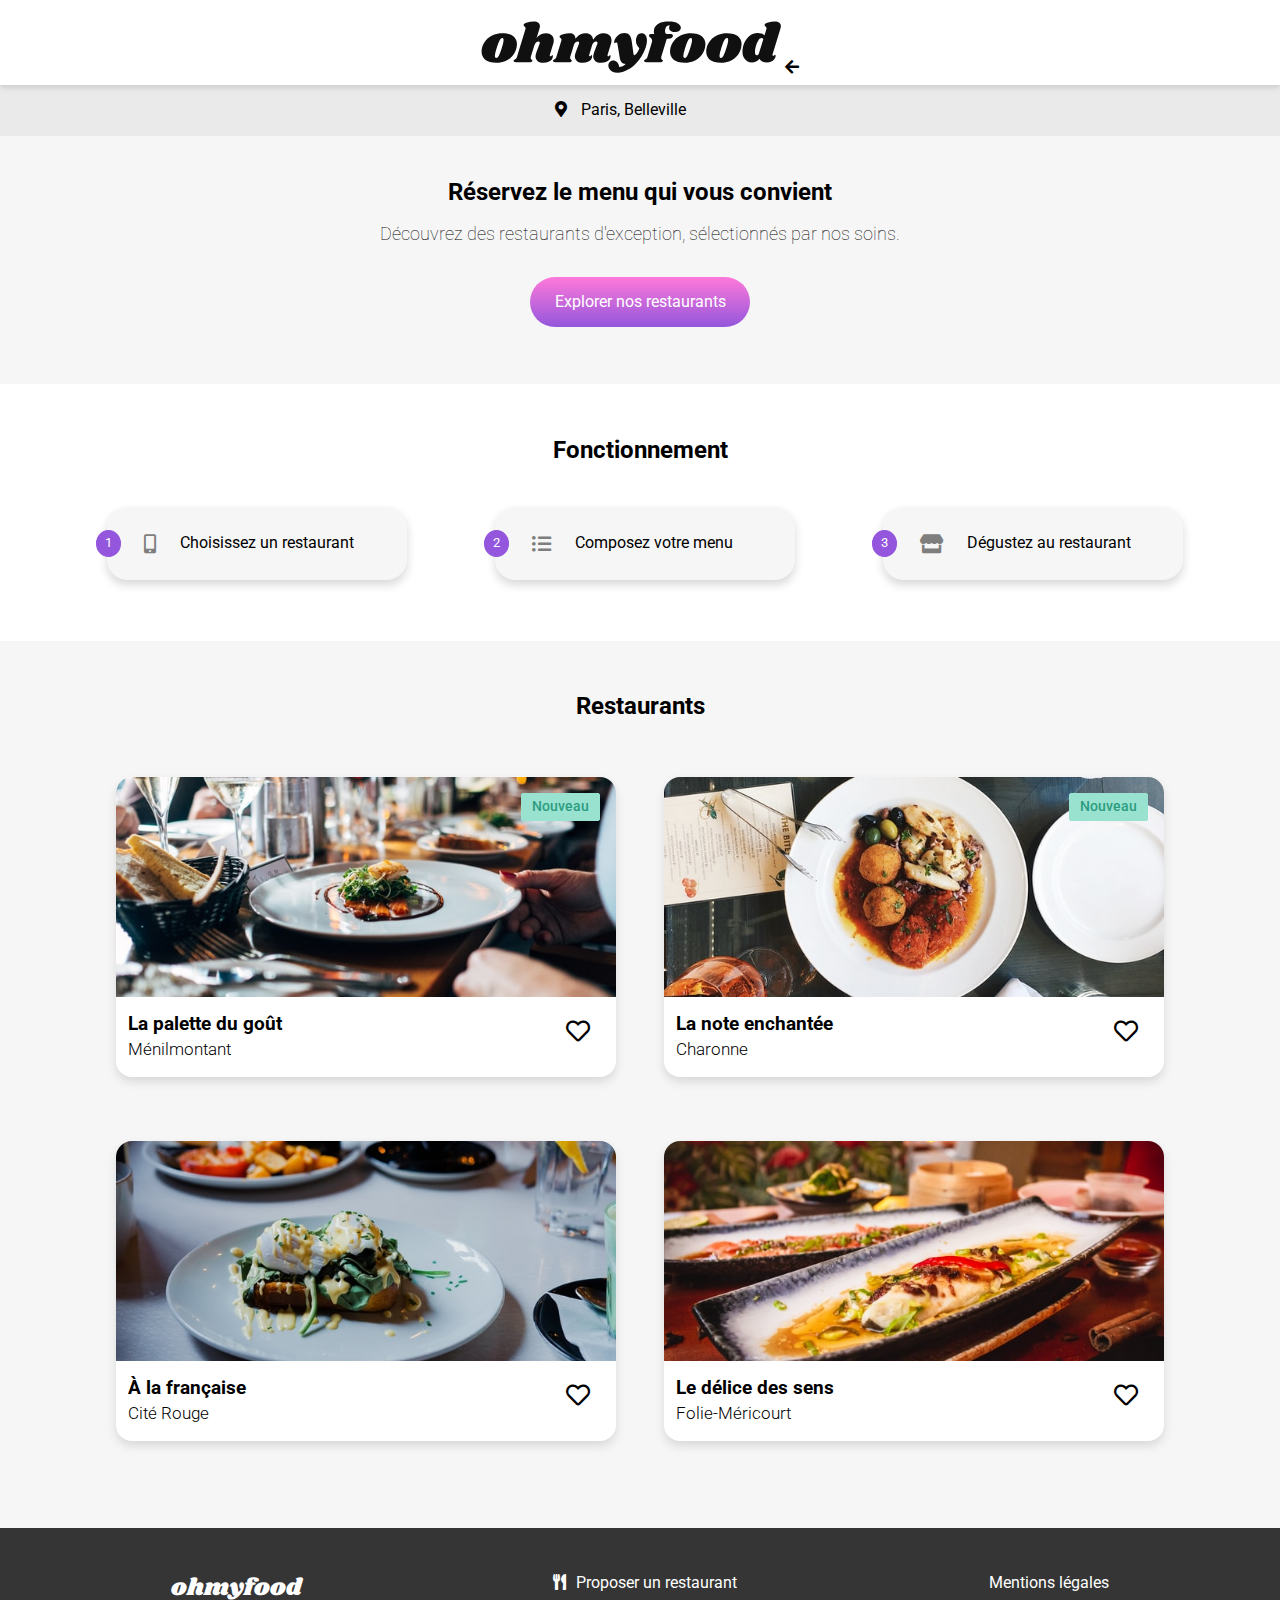
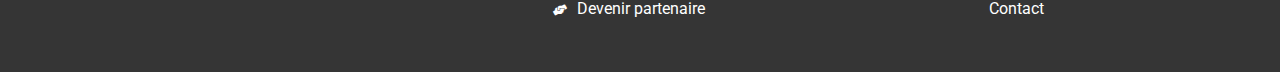
<file: index.html>
<!DOCTYPE html>
<html lang="fr">
<head>
    <meta charset="utf-8" />
    <meta name="viewport" content="width=device-width, initial-scale=1.0" />
    <meta http-equiv="X-UA-Compatible" content="ie=edge" />

    <!-- title website -->
    <title>Ohmyfood</title>

    <!-- description for browsers /google-->
    <meta name="description" content="Oh My Food ! Finis les temps d'attente au restaurant ! 
    Avec notre application, réservez dans un de nos restaurants gastronomiques, composez votre menus,
    et vos plats seront prêts à votre arrivée !" />

    <!-- links for google fonts -->
    <link rel="stylesheet" href="https://fonts.googleapis.com/css2?family=Shrikhand&display=swap" />
    <link rel="stylesheet" href="https://fonts.googleapis.com/css2?family=Roboto:wght@100;300;400;500;700;900&display=swap" />
    <!-- link for font-awesome icons -->
    <link rel="stylesheet" href="https://cdnjs.cloudflare.com/ajax/libs/font-awesome/5.15.1/css/all.min.css" />
    <!-- link for favicon -->
    <link rel="icon" href="img/logo/circle-favicon-32x32.png" type="image/png" sizes="32x32" />

    <!-- link for main CSS -->
    <link rel="stylesheet" href="css/main.css">
</head>

<body>
    <!-- start page wraping "omf-homepage" -->
    <div class="omf-homepage">

        <!-- start header -->
        <header class="header">
            <!--link logo-->
            <a id="logo-title" href="#logo-title">
                <img class="header__brand-logo" src="img/logo/ohmyfood@2x.svg" alt="logo ohmyfood" />
            </a>
            <!-- arrow for comeback to homepage -->
            <!-- hidden in the homepage and show in menu pages -->
            <a class="back-home" href="../index.html">
                <i class="fas fa-arrow-left"></i>
            </a>
        </header>
        <!-- end header -->

        <!-- start main part -->
        <main>
            <!-- input for search by city -->
            <form class="search">
                <i class="search__icon fas fa-map-marker-alt"></i>
                <input class="search__input" type="search" name="search-city" placeholder="Paris, Belleville" />
            </form>

            <!-- Section presentation -->
            <section class="jumbotron">
                <h1 class="jumbotron__heading">Réservez le menu qui vous convient</h1>
                <p class="jumbotron__paragraph">Découvrez des restaurants d'exception, sélectionnés par nos soins.
                </p>

                <form action="#restaurants">
                    <!-- button go restaurants -->
                    <button class="jumbotron__button" type="submit">
                        Explorer nos restaurants
                    </button>
                </form>
            </section>

            <!-- Section instructions -->
            <section class="instructions">
                <h2 class="instructions__heading">Fonctionnement</h2>
                <!-- List of instruction for how the application work -->
                <ul class="instructions__list">
                    <li>
                        <span>1</span><i class="fas fa-mobile-alt"></i>Choisissez un restaurant
                    </li>
                    <li>
                        <span>2</span><i class="fas fa-list-ul"></i>Composez votre menu
                    </li>
                    <li>
                        <span>3</span><i class="fas fa-store"></i>Dégustez au restaurant
                    </li>
                </ul>
            </section>

            <!-- Section Selection of Restaurants -->
            <section id="restaurants" class="restaurants">
                <!-- Section's title-->
                <h2 class="restaurants__heading">Restaurants</h2>

                <!-- restaurant's bloc -->
                <div class="restaurants__bloc">

                    <!--restaurant-card 1 "la palette du goût"-->
                    <div class="restaurants__bloc__card">
                        <!-- link menu 1 page -->
                        <a href="pages/menu1.html">
                            <img src="img/restaurants/small/jay-wennington-N_Y88TWmGwA-unsplash.jpg"
                                alt="photo d'un plat du restaurant La Palette du goût" />
                                <!-- span "Nouveau" on the image -->
                                <span class="new">Nouveau</span>
                            <!-- card description : title + Paragraph + "heart" icon -->
                            <div class="restaurants__bloc__card__description">
                                <h3>La palette du goût</h3>
                                <p>Ménilmontant</p>
                            </div>
                        </a>
                        <!--icon hearts for favorite-->
                        <button class="btn-favorite btn-favorite-resto" aria-label="select as favorite">
                            <i class="far fa-heart empty" aria-hidden="true"></i>
                            <i class="fas fa-heart full" aria-hidden="true"></i>
                        </button>
                    </div>

                    <!--restaurant-card 2 "la note enchantée"-->
                    <div class="restaurants__bloc__card">
                        <!-- link menu 2 page -->
                        <a href="pages/menu2.html">
                            <img src="img/restaurants/small/stil-u2Lp8tXIcjw-unsplash.jpg"
                                alt="photo d'un plat du restaurant La note enchantée" />
                                <!-- span "Nouveau" on the image -->
                                <span class="new">Nouveau</span>
                            <!-- card description : title + Paragraph + "heart" icon -->
                            <div class="restaurants__bloc__card__description">
                                <h3>La note enchantée</h3>
                                <p>Charonne</p>
                            </div>
                        </a>
                        <!--icon hearts for favorite-->
                        <button class="btn-favorite btn-favorite-resto" aria-label="select as favorite">
                            <i class="far fa-heart empty" aria-hidden="true"></i>
                            <i class="fas fa-heart full" aria-hidden="true"></i>
                        </button>
                    </div>

                    <!--restaurant-card 3 "A la française"-->
                    <div class="restaurants__bloc__card">
                        <!-- link menu 3 page -->
                        <a href="pages/menu3.html">
                            <img src="img/restaurants/small/toa-heftiba-DQKerTsQwi0-unsplash.jpg"
                                alt="photo d'un plat du restaurant A la française" />
                            <!-- card description : title + Paragraph + "heart" icon -->
                            <div class="restaurants__bloc__card__description">
                                <h3>À la française</h3>
                                <p>Cité Rouge</p>
                            </div>
                        </a>
                        <!--icon hearts for favorite-->
                        <button class="btn-favorite btn-favorite-resto" aria-label="select as favorite">
                            <i class="far fa-heart empty" aria-hidden="true"></i>
                            <i class="fas fa-heart full" aria-hidden="true"></i>
                        </button>
                    </div>

                    <!--restaurant-card 4 "Le délice des sens"-->
                    <div class="restaurants__bloc__card">
                        <!-- link menu 4 page -->
                        <a href="pages/menu4.html">
                            <img src="img/restaurants/small/louis-hansel-shotsoflouis-qNBGVyOCY8Q-unsplash.jpg"
                                alt="photo d'un plat du restaurant Le délice des sens" />
                            <!-- card description : title + Paragraph + "heart" icon -->
                            <div class="restaurants__bloc__card__description">
                                <h3>Le délice des sens</h3>
                                <p>Folie-Méricourt</p>
                            </div>
                        </a>
                        <!--icon hearts for favorite-->
                        <button class="btn-favorite btn-favorite-resto" aria-label="select as favorite">
                            <i class="far fa-heart empty" aria-hidden="true"></i>
                            <i class="fas fa-heart full" aria-hidden="true"></i>
                        </button>
                    </div>

                </div>
                <!-- end div bloc of restaurants-->

            </section>
            <!-- end section selection of restaurants -->

        </main>
        <!-- end main part -->

        <!-- start footer -->
        <footer>
            <!--Nav-footer-->
            <nav class="footer-nav">
                <!-- logo-title -->
                <div class="footer-nav__logo">
                    <a href="#logo-title">ohmyfood</a>
                </div>
                <!--  -->
                <ul class="footer-nav__links proposal">
                    <li class="footer-nav__links__item suggestion">
                        <a href="#"><i class="fas fa-utensils"></i>Proposer un restaurant</a>
                    </li>
                    <li class="footer-nav__links__item Partnership">
                        <a href="#"><i class="fas fa-hands-helping"></i>Devenir partenaire</a>
                    </li>
                </ul>
                <ul class="footer-nav__links useful">
                    <li class="footer-nav__links__item legal-notices">
                        <a href="#">Mentions légales</a>
                    </li>
                    <li class="footer-nav__links__item contact">
                        <a href="mailto:contact@ohmyfood.com">Contact</a>
                    </li>
                </ul>
            </nav>
        </footer>
        <!-- end footer -->

    </div>
    <!-- end omf home-page -->

</body>
</html>
</file>
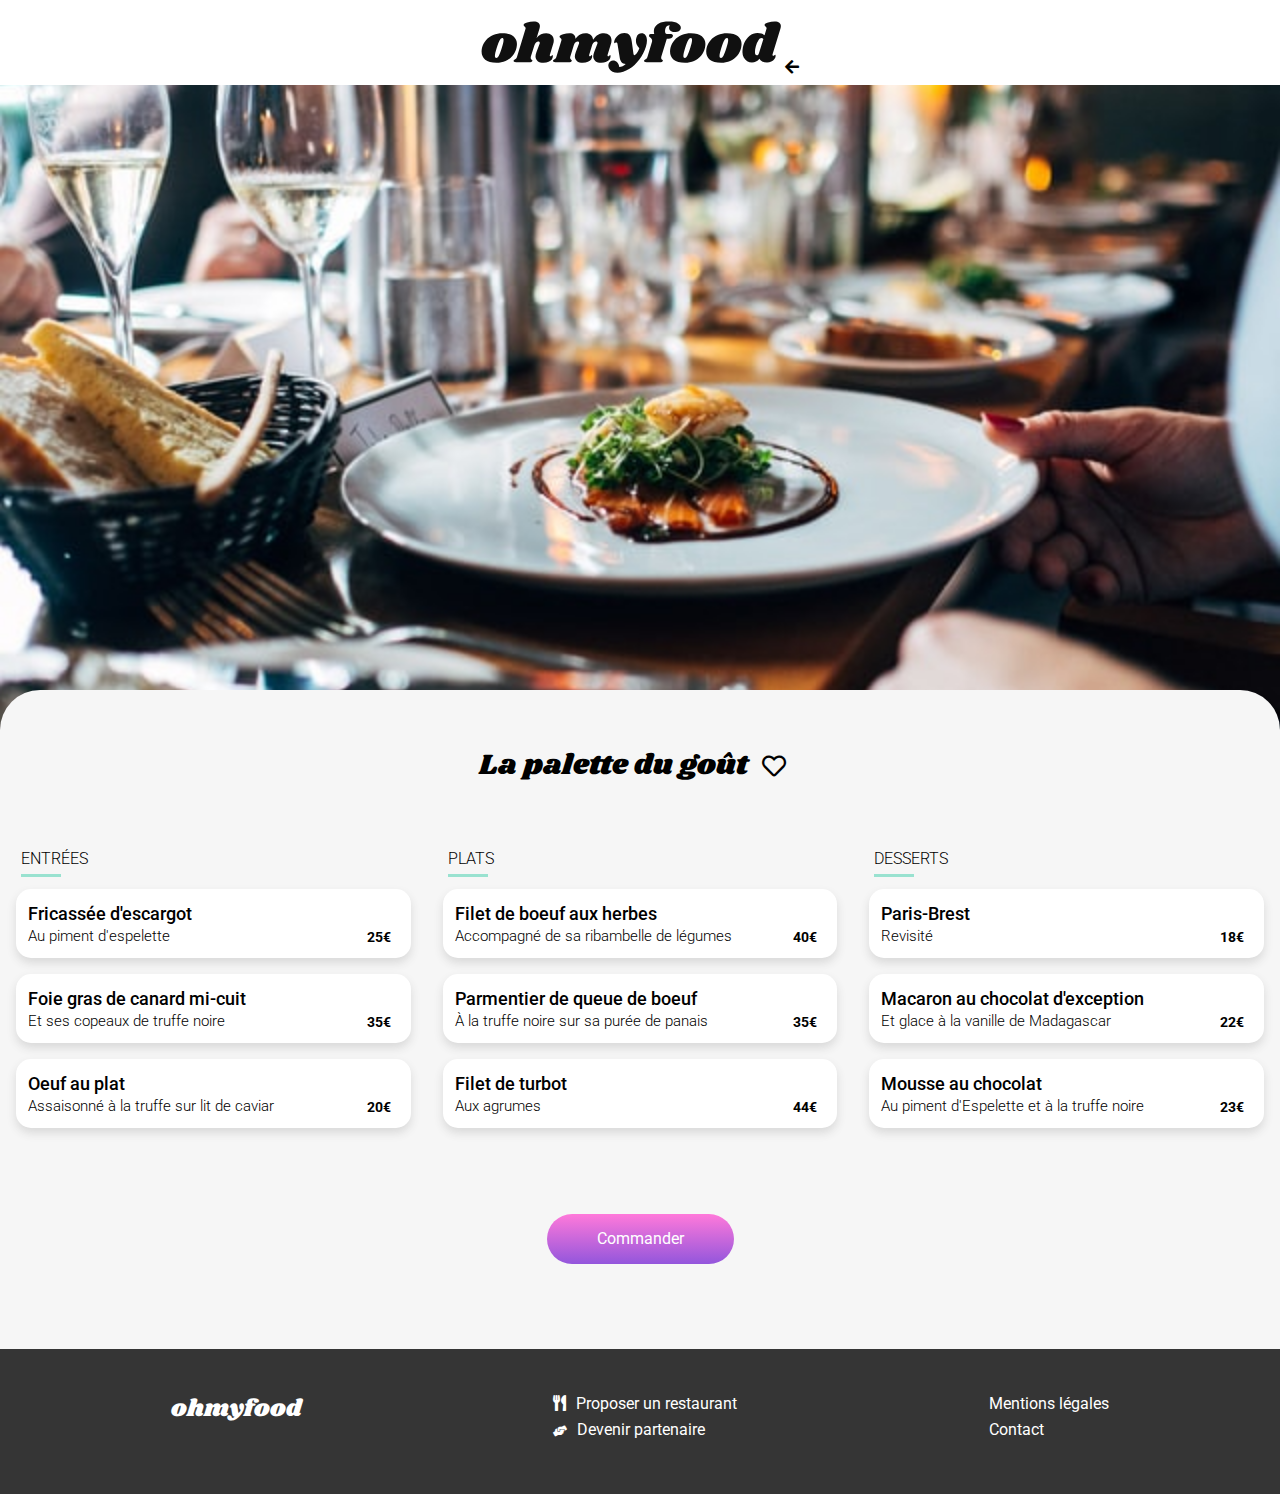
<file: pages/menu1.html>
<!DOCTYPE html>
<html lang='fr'>

<head>
    <meta charset='utf-8'>
    <meta name='viewport' content='width=device-width, initial-scale=1.0'>
    <meta http-equiv='X-UA-Compatible' content='ie=edge'>

    <!-- title website -->
    <title>Menu N°1, Restaurant "La palette du goût"</title>

    <!-- description for browsers /google-->
    <meta name="description" content="Oh My Food ! Finis les temps d'attente au restaurant ! 
    Avec notre application, réservez dans un de nos restaurants gastronomiques, composez votre menus,
    et vos plats seront prêts à votre arrivée !">

    <!-- links for google fonts -->
    <link rel="stylesheet" href="https://fonts.googleapis.com/css2?family=Shrikhand&display=swap" />
    <link rel="stylesheet" href="https://fonts.googleapis.com/css2?family=Roboto:wght@100;300;400;500;700;900&display=swap" />
    <!-- link for font-awesome icons -->
    <link rel="stylesheet" href="https://cdnjs.cloudflare.com/ajax/libs/font-awesome/5.15.1/css/all.min.css" />
    <!-- link for favicon -->
    <link rel="icon" href="../img/logo/circle-favicon-32x32.png" type="image/png" sizes="32x32">

    <!-- link for main CSS -->
    <link rel="stylesheet" href="../css/main.css">
</head>

<body>
    <!-- start page wraping "omf-menu 1" -->
    <div class="omf-menu 1">

        <!-- start header -->
        <header class="header">
            <!--link logo-->
            <a id="logo-title" href="#logo-title">
                <img class="header__brand-logo" src="../img/logo/ohmyfood@2x.svg" alt="logo ohmyfood">
            </a>
            <!-- arrow for comeback to homepage -->
            <a class="back-home" href="../index.html">
                <i class="fas fa-arrow-left"></i>
            </a>
        </header>
        <!-- end header -->

        <!-- start main part -->
        <main>

            <!-- banner with restaurant's image & h1 -->
            <section class="banner">
                <img class="banner__img" src="../img/restaurants/small/jay-wennington-N_Y88TWmGwA-unsplash.jpg" alt="photo d'un plat">
                <div class="banner__heading">
                    <h1>La palette du goût</h1>
                    <!--icon hearts for favorite-->
                    <button class="btn-favorite btn-favorite-menu" aria-label="select as favorite">
                        <i class="far fa-heart empty" aria-hidden="true"></i>
                        <i class="fas fa-heart full" aria-hidden="true"></i>
                    </button>
                </div>
            </section>
            <!-- end banner -->

            <!-- section restaurant's menu -->
            <div class="restaurant-menu">
                
                <!-- section menu's starters -->
                <section class="menu starters">
                    <!-- title starters -->
                    <h2>Entrées</h2>

                    <!-- Bloc for starter 1-->
                    <div class="menu-list">
                        <div class="menu-list__item">
                            <h3>Fricassée d'escargot</h3>
                            <p class="description">Au piment d'espelette</p>
                            <p class="price">25€</p>
                        </div>
                        <div class="icon">
                            <i class="fas fa-check-circle"></i>
                        </div>
                    </div>
                    <!-- Bloc for starter 2-->
                    <div class="menu-list">
                        <div class="menu-list__item">
                            <h3>Foie gras de canard mi-cuit</h3>
                            <p class="description">Et ses copeaux de truffe noire</p>
                            <p class="price">35€</p>
                        </div>
                        <div class="icon">
                            <i class="fas fa-check-circle"></i>
                        </div>
                    </div>
                    <!-- Bloc for starter 3-->
                    <div class="menu-list">
                        <div class="menu-list__item">
                            <h3>Oeuf au plat</h3>
                            <p class="description">Assaisonné à la truffe sur lit de caviar</p>
                            <p class="price">20€</p>
                        </div>
                        <div class="icon">
                            <i class="fas fa-check-circle"></i>
                        </div>
                    </div>
                </section>
                <!-- end section starters -->
                
                <!-- section main-course -->
                <section class="menu main-courses">
                    <!-- title main course -->
                    <h2>Plats</h2>

                    <!-- Bloc for main course 1-->
                    <div class="menu-list">
                        <div class="menu-list__item">
                            <h3>Filet de boeuf aux herbes</h3>
                            <p class="description">Accompagné de sa ribambelle de légumes</p>
                            <p class="price">40€</p>
                        </div>
                        <div class="icon">
                            <i class="fas fa-check-circle"></i>
                        </div>
                    </div>
                    <!-- Bloc for main course 2-->
                    <div class="menu-list">
                        <div class="menu-list__item">
                            <h3>Parmentier de queue de boeuf</h3>
                            <p class="description">À la truffe noire sur sa purée de panais</p>
                            <p class="price">35€</p>
                        </div>
                        <div class="icon">
                            <i class="fas fa-check-circle"></i>
                        </div>
                    </div>
                    <!-- Bloc for main course 3-->
                    <div class="menu-list">
                        <div class="menu-list__item">
                            <h3>Filet de turbot</h3>
                            <p class="description">Aux agrumes</p>
                            <p class="price">44€</p>
                        </div>
                        <div class="icon">
                            <i class="fas fa-check-circle"></i>
                        </div>
                    </div>

                </section>
                <!-- end section main course -->
                
                <!-- Section dessert -->
                <section class="menu desserts">
                    <!-- title dessert -->
                    <h2>Desserts</h2>
                    
                    <!-- Bloc for dessert 1-->
                    <div class="menu-list">
                        <div class="menu-list__item">
                            <h3>Paris-Brest</h3>
                            <p class="description">Revisité</p>
                            <p class="price">18€</p>
                        </div>
                        <div class="icon">
                            <i class="fas fa-check-circle"></i>
                        </div>
                    </div>
                    <!-- Bloc for dessert 2-->
                    <div class="menu-list">
                        <div class="menu-list__item">
                            <h3>Macaron au chocolat d'exception</h3>
                            <p class="description">Et glace à la vanille de Madagascar</p>
                            <p class="price">22€</p>
                        </div>
                        <div class="icon">
                            <i class="fas fa-check-circle"></i>
                        </div>
                    </div>
                    <!-- Bloc for dessert 3-->
                    <div class="menu-list">
                        <div class="menu-list__item">
                            <h3>Mousse au chocolat</h3>
                            <p class="description">Au piment d'Espelette et à la truffe noire</p>
                            <p class="price">23€</p>
                        </div>
                        <div class="icon">
                            <i class="fas fa-check-circle"></i>
                        </div>
                    </div>

                </section>
                <!-- end section desserts -->

            </div>
            <!-- end section restaurant's menu -->

            <!-- button order -->
            <div class="order">
                <form method="POST" action="traitement-commande.php">
                    <button class="order__button" type="submit">Commander</button>
                </form>
            </div>
            <!-- end button order -->

        </main>
        <!-- end main part -->

        <!-- start footer -->
        <footer>
            <!--Nav-footer-->
            <nav class="footer-nav">
              <!-- logo-title -->
                <div class="footer-nav__logo">
                    <a href="#logo-title">ohmyfood</a>
                </div>
                <ul class="footer-nav__links proposal">
                    <li class="footer-nav__links__item suggestion"><a href="#"><i class="fas fa-utensils"></i>Proposer un
                        restaurant</a></li>
                    <li class="footer-nav__links__item Partnership"><a href="#"><i class="fas fa-hands-helping"></i>Devenir
                        partenaire</a></li>
                </ul>
                <ul class="footer-nav__links useful">
                    <li class="footer-nav__links__item legal-notices"><a href="#">Mentions légales</a></li>
                    <li class="footer-nav__links__item contact"><a href="mailto:contact@ohmyfood.com">Contact</a></li>
                </ul>
            </nav>
        </footer>
        <!-- end footer -->

    </div>
    <!-- end page wraping "omf-menu 1" -->

</body>
</html>
</file>
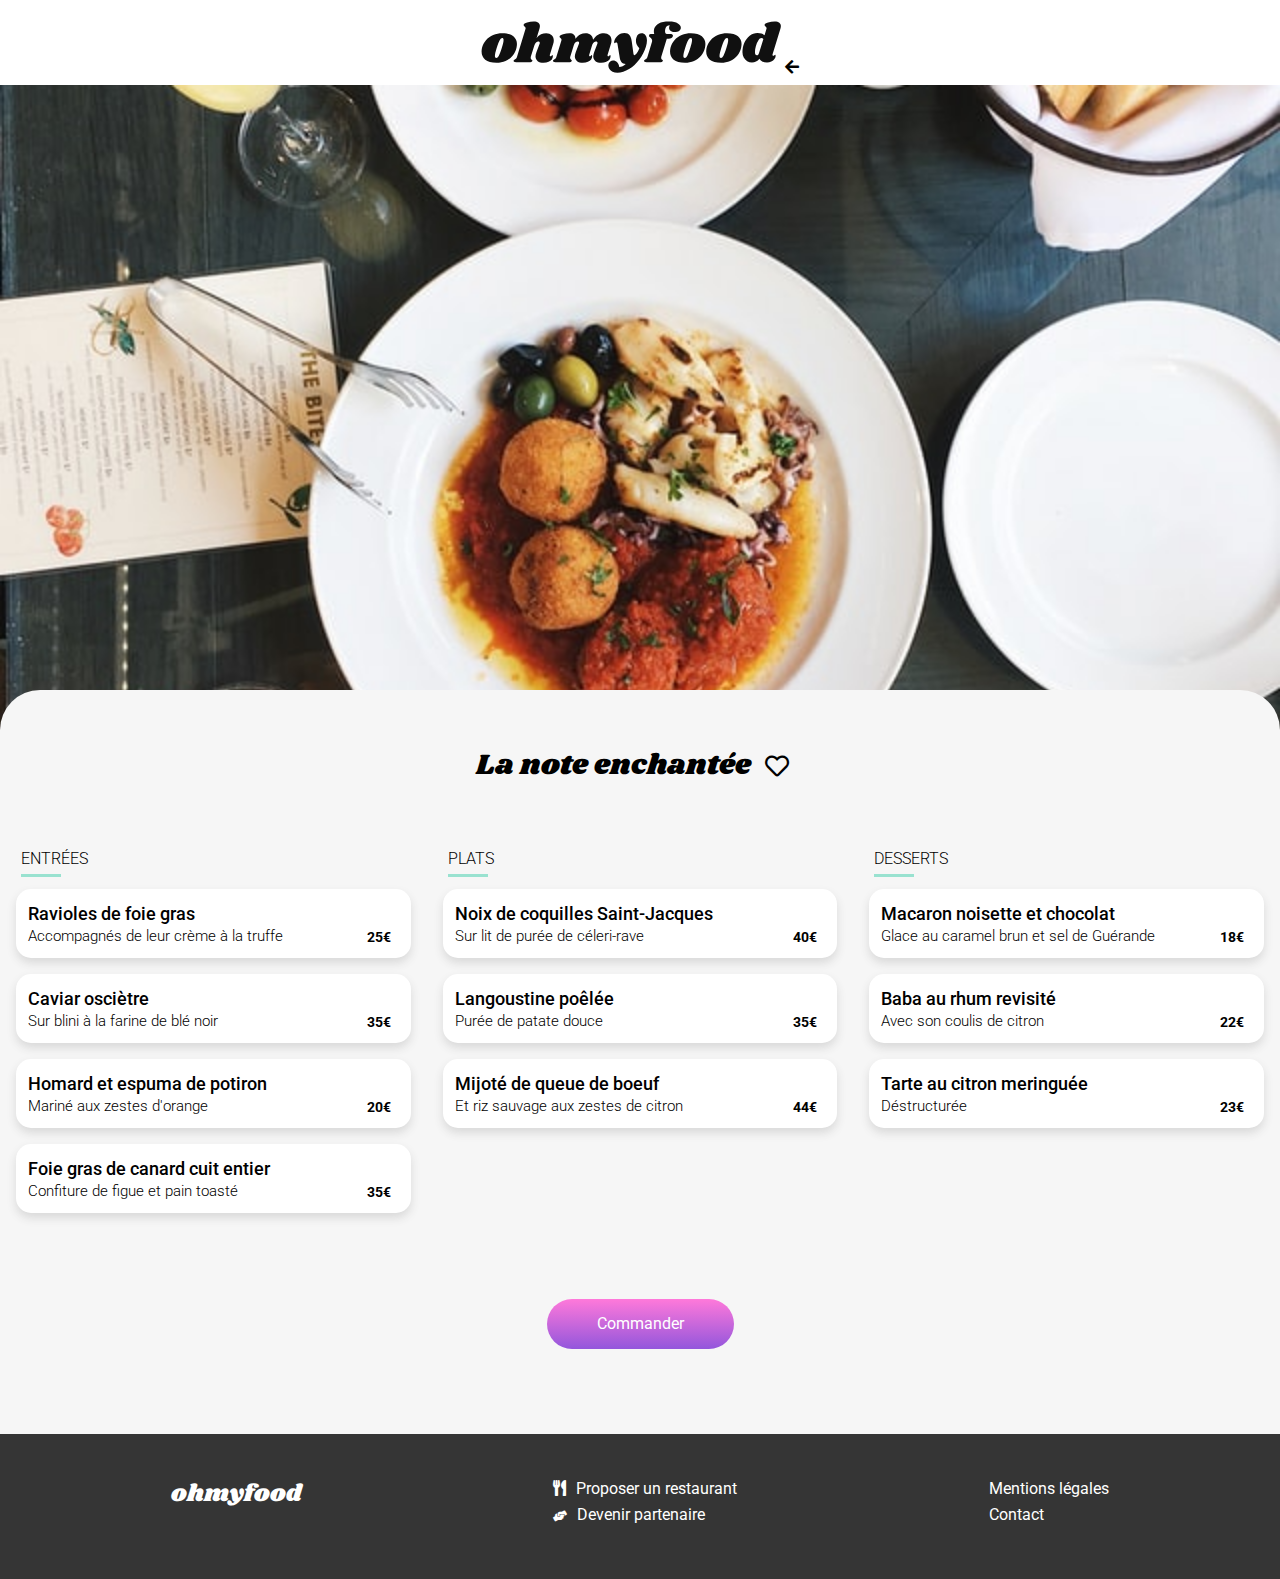
<file: pages/menu2.html>
<!DOCTYPE html>
<html lang='fr'>

<head>
    <meta charset='utf-8'>
    <meta name='viewport' content='width=device-width, initial-scale=1.0'>
    <meta http-equiv='X-UA-Compatible' content='ie=edge'>

    <!-- title website -->
    <title>Menu N°2, Restaurant "La note enchantée"</title>

    <!-- description for browsers /google-->
    <meta name="description" content="Oh My Food ! Finis les temps d'attente au restaurant ! 
    Avec notre application, réservez dans un de nos restaurants gastronomiques, composez votre menus,
    et vos plats seront prêts à votre arrivée !">

    <!-- links for google fonts -->
    <link rel="stylesheet" href="https://fonts.googleapis.com/css2?family=Shrikhand&display=swap" />
    <link rel="stylesheet" href="https://fonts.googleapis.com/css2?family=Roboto:wght@100;300;400;500;700;900&display=swap" />
    <!-- link for font-awesome icons -->
    <link rel="stylesheet" href="https://cdnjs.cloudflare.com/ajax/libs/font-awesome/5.15.1/css/all.min.css" />
    <!-- link for favicon -->
    <link rel="icon" href="../img/logo/circle-favicon-32x32.png" type="image/png" sizes="32x32">

    <!-- link for main CSS -->
    <link rel="stylesheet" href="../css/main.css">
</head>

<body>
    <!-- start page wraping "omf-menu 2" -->
    <div class="omf-menu 2">

        <!-- start header -->
        <header class="header">
            <!--link logo-->
            <a id="logo-title" href="#logo-title">
                <img class="header__brand-logo" src="../img/logo/ohmyfood@2x.svg" alt="logo ohmyfood">
            </a>
            <!-- arrow for comeback to homepage -->
            <a class="back-home" href="../index.html">
                <i class="fas fa-arrow-left"></i>
            </a>
        </header>
        <!-- end header -->

        <!-- start main part -->
        <main>

            <!-- banner with restaurant's image & h1 -->
            <section class="banner">
                <img class="banner__img" src="../img/restaurants/small/stil-u2Lp8tXIcjw-unsplash.jpg" alt="photo d'un plat">
                <div class="banner__heading">
                    <h1>La note enchantée</h1>
                    <!--icon hearts for favorite-->
                    <button class="btn-favorite btn-favorite-menu" aria-label="select as favorite">
                        <i class="far fa-heart empty" aria-hidden="true"></i>
                        <i class="fas fa-heart full" aria-hidden="true"></i>
                    </button>
                </div>
            </section>
            <!-- end banner -->

            <!-- section restaurant's menu -->
            <div class="restaurant-menu">

                <!-- section menu's starter -->
                <section class="menu">
                    <!-- title starter -->
                    <h2>Entrées</h2>

                    <!-- Bloc for starter 1-->
                    <div class="menu-list">
                        <div class="menu-list__item">
                            <h3>Ravioles de foie gras</h3>
                            <p class="description">Accompagnés de leur crème à la truffe</p>
                            <p class="price">25€</p>
                        </div>
                        <div class="icon">
                            <i class="fas fa-check-circle"></i>
                        </div>
                    </div>
                    <!-- Bloc for starter 2-->
                    <div class="menu-list">
                        <div class="menu-list__item">
                            <h3>Caviar osciètre</h3>
                            <p class="description">Sur blini à la farine de blé noir</p>
                            <p class="price">35€</p>
                        </div>
                        <div class="icon">
                            <i class="fas fa-check-circle"></i>
                        </div>
                    </div>
                    <!-- Bloc for starter 3-->
                    <div class="menu-list">
                        <div class="menu-list__item">
                            <h3>Homard et espuma de potiron</h3>
                            <p class="description">Mariné aux zestes d'orange</p>
                            <p class="price">20€</p>
                        </div>
                        <div class="icon">
                            <i class="fas fa-check-circle"></i>
                        </div>
                    </div>
                    <!-- Bloc for starter 4-->
                    <div class="menu-list">
                        <div class="menu-list__item">
                            <h3>Foie gras de canard cuit entier</h3>
                            <p class="description">Confiture de figue et pain toasté</p>
                            <p class="price">35€</p>
                        </div>
                        <div class="icon">
                            <i class="fas fa-check-circle"></i>
                        </div>
                    </div>

                </section>
                <!-- end section starters -->
                
                <!-- section main-course -->
                <section class="menu">
                    <!-- title main course -->
                    <h2>Plats</h2>

                    <!-- Bloc for main course 1-->
                    <div class="menu-list">
                        <div class="menu-list__item">
                            <h3>Noix de coquilles Saint-Jacques</h3>
                            <p class="description">Sur lit de purée de céleri-rave</p>
                            <p class="price">40€</p>
                        </div>
                        <div class="icon">
                            <i class="fas fa-check-circle"></i>
                        </div>
                    </div>
                    <!-- Bloc for main course 2-->
                    <div class="menu-list">
                        <div class="menu-list__item">
                            <h3>Langoustine poêlée</h3>
                            <p class="description">Purée de patate douce</p>
                            <p class="price">35€</p>
                        </div>
                        <div class="icon">
                            <i class="fas fa-check-circle"></i>
                        </div>
                    </div>
                    <!-- Bloc for main course 3-->
                    <div class="menu-list">
                        <div class="menu-list__item">
                            <h3>Mijoté de queue de boeuf</h3>
                            <p class="description">Et riz sauvage aux zestes de citron</p>
                            <p class="price">44€</p>
                        </div>
                        <div class="icon">
                            <i class="fas fa-check-circle"></i>
                        </div>
                    </div>

                </section>
                <!-- end section main course -->
                
                <!-- Section dessert -->
                <section class="menu">
                    <!-- title dessert -->
                    <h2>Desserts</h2>
                    
                    <!-- Bloc for dessert 1-->
                    <div class="menu-list">
                        <div class="menu-list__item">
                            <h3>Macaron noisette et chocolat</h3>
                            <p class="description">Glace au caramel brun et sel de Guérande</p>
                            <p class="price">18€</p>
                        </div>
                        <div class="icon">
                            <i class="fas fa-check-circle"></i>
                        </div>
                    </div>
                    <!-- Bloc for dessert 2-->
                    <div class="menu-list">
                        <div class="menu-list__item">
                            <h3>Baba au rhum revisité</h3>
                            <p class="description">Avec son coulis de citron</p>
                            <p class="price">22€</p>
                        </div>
                        <div class="icon">
                            <i class="fas fa-check-circle"></i>
                        </div>
                    </div>
                    <!-- Bloc for dessert 3-->
                    <div class="menu-list">
                        <div class="menu-list__item">
                            <h3>Tarte au citron meringuée</h3>
                            <p class="description">Déstructurée</p>
                            <p class="price">23€</p>
                        </div>
                        <div class="icon">
                            <i class="fas fa-check-circle"></i>
                        </div>
                    </div>

                </section>
                <!-- end section desserts -->

            </div>
            <!-- end section restaurant's menu -->

            <!-- button order -->
            <div class="order">
                <form method="POST" action="traitement-commande.php">
                    <button class="order__button" type="submit">Commander</button>
                </form>
            </div>
            <!-- end button order -->

        </main>
        <!-- end main part -->

        <!-- start footer -->
        <footer>
            <!--Nav-footer-->
            <nav class="footer-nav">
              <!-- logo-title -->
                <div class="footer-nav__logo">
                    <a href="#logo-title">ohmyfood</a>
                </div>
                <ul class="footer-nav__links proposal">
                    <li class="footer-nav__links__item suggestion"><a href="#"><i class="fas fa-utensils"></i>Proposer un
                        restaurant</a></li>
                    <li class="footer-nav__links__item Partnership"><a href="#"><i class="fas fa-hands-helping"></i>Devenir
                        partenaire</a></li>
                </ul>
                <ul class="footer-nav__links useful">
                    <li class="footer-nav__links__item legal-notices"><a href="#">Mentions légales</a></li>
                    <li class="footer-nav__links__item contact"><a href="mailto:contact@ohmyfood.com">Contact</a></li>
                </ul>
            </nav>
        </footer>
        <!-- end footer -->

    </div>
    <!-- end page wraping "omf-menu 2" -->

</body>
</html>
</file>
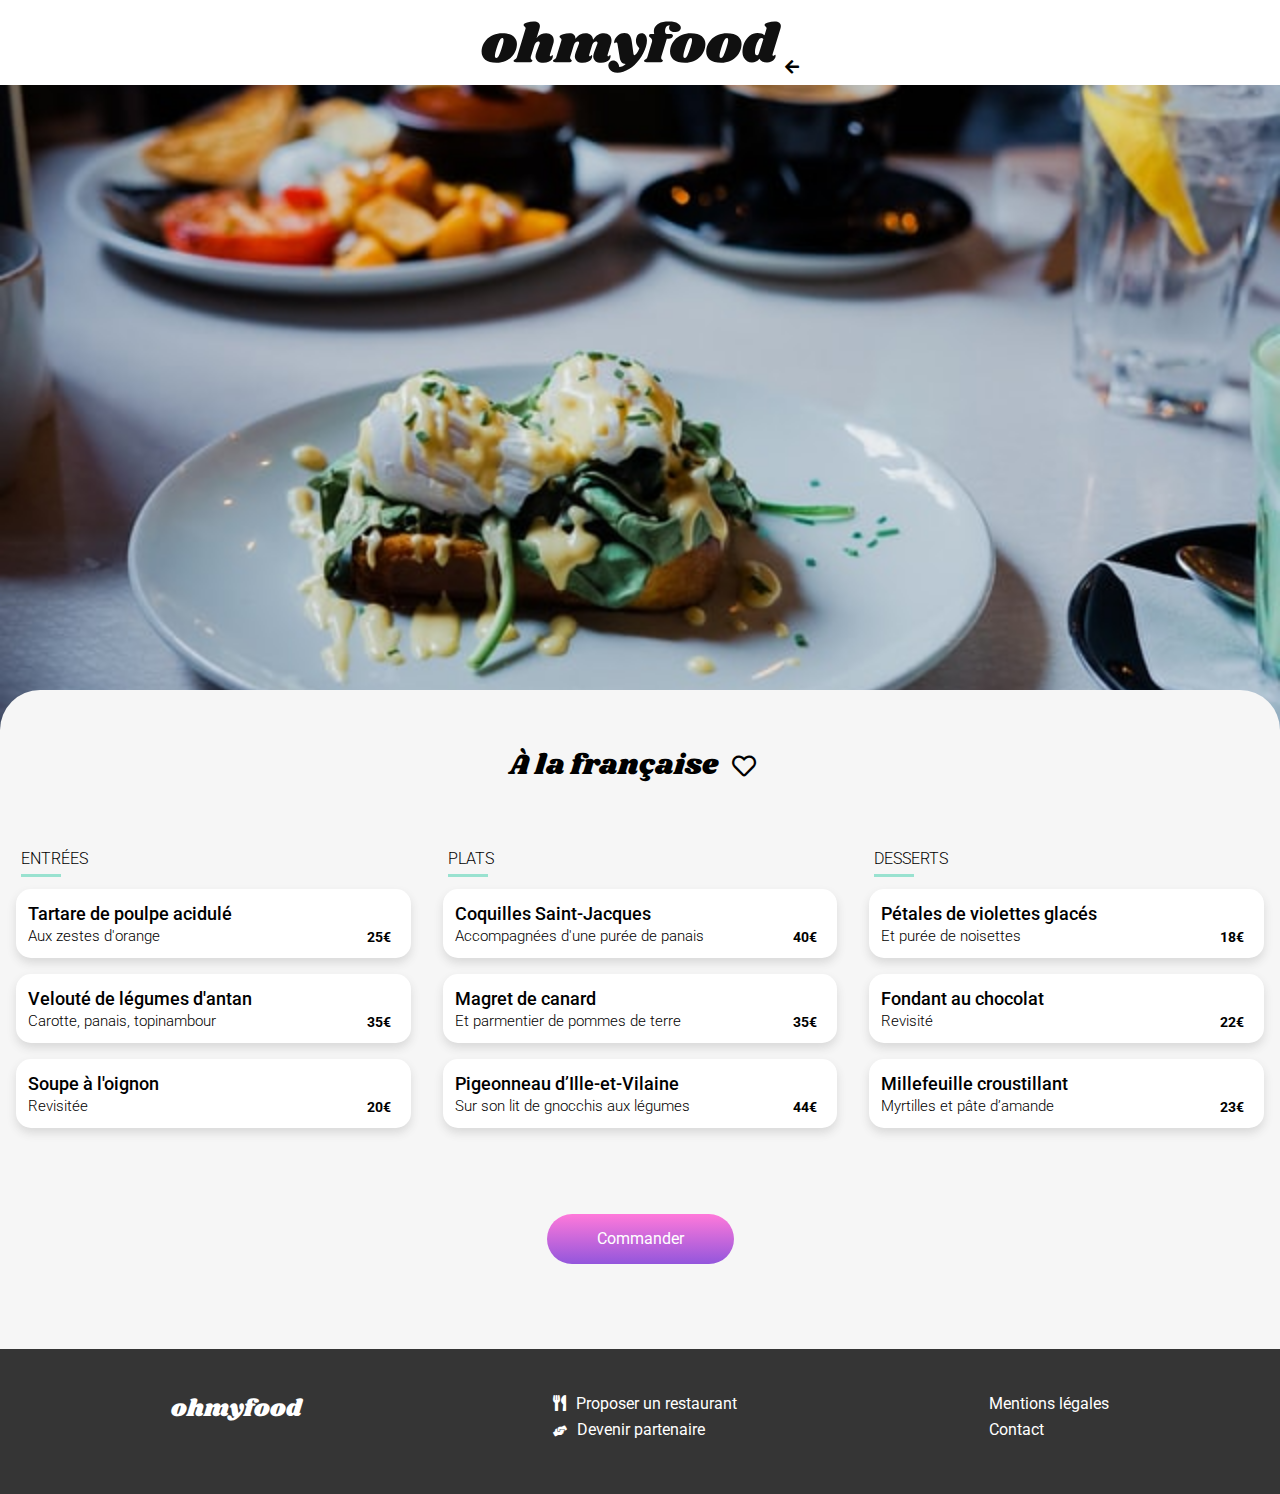
<file: pages/menu3.html>
<!DOCTYPE html>
<html lang='fr'>

<head>
    <meta charset='utf-8'>
    <meta name='viewport' content='width=device-width, initial-scale=1.0'>
    <meta http-equiv='X-UA-Compatible' content='ie=edge'>

    <!-- title website -->
    <title>Menu N°3, Restaurant "À la française"</title>

    <!-- description for browsers /google-->
    <meta name="description" content="Oh My Food ! Finis les temps d'attente au restaurant ! 
    Avec notre application, réservez dans un de nos restaurants gastronomiques, composez votre menus,
    et vos plats seront prêts à votre arrivée !">

    <!-- links for google fonts -->
    <link rel="stylesheet" href="https://fonts.googleapis.com/css2?family=Shrikhand&display=swap" />
    <link rel="stylesheet" href="https://fonts.googleapis.com/css2?family=Roboto:wght@100;300;400;500;700;900&display=swap" />
    <!-- link for font-awesome icons -->
    <link rel="stylesheet" href="https://cdnjs.cloudflare.com/ajax/libs/font-awesome/5.15.1/css/all.min.css" />
    <!-- link for favicon -->
    <link rel="icon" href="../img/logo/circle-favicon-32x32.png" type="image/png" sizes="32x32">

    <!-- link for main CSS -->
    <link rel="stylesheet" href="../css/main.css">
</head>

<body>
    <!-- start page wraping "omf-menu 3" -->
    <div class="omf-menu 3">

        <!-- start header -->
        <header class="header">
            <!--link logo-->
            <a id="logo-title" href="#logo-title">
                <img class="header__brand-logo" src="../img/logo/ohmyfood@2x.svg" alt="logo ohmyfood">
            </a>
            <!-- arrow for comeback to homepage -->
            <a class="back-home" href="../index.html">
                <i class="fas fa-arrow-left"></i>
            </a>
        </header>
        <!-- end header -->

        <!-- start main part -->
        <main>

            <!-- banner with restaurant's image & h1 -->
            <section class="banner">
                <img class="banner__img" src="../img/restaurants/small/toa-heftiba-DQKerTsQwi0-unsplash.jpg" alt="photo d'un plat">
                <div class="banner__heading">
                    <h1>À la française</h1>
                    <!--icon hearts for favorite-->
                    <button class="btn-favorite btn-favorite-menu" aria-label="select as favorite">
                        <i class="far fa-heart empty" aria-hidden="true"></i>
                        <i class="fas fa-heart full" aria-hidden="true"></i>
                    </button>
                </div>
            </section>
            <!-- end banner -->

            <!-- section restaurant's menu -->
            <div class="restaurant-menu">

                <!-- section menu's starters -->
                <section class="menu">
                    <!-- title starters -->
                    <h2>Entrées</h2>

                    <!-- Bloc for starter 1-->
                    <div class="menu-list">
                        <div class="menu-list__item">
                            <h3>Tartare de poulpe acidulé</h3>
                            <p class="description">Aux zestes d'orange</p>
                            <p class="price">25€</p>
                        </div>
                        <div class="icon">
                            <i class="fas fa-check-circle"></i>
                        </div>
                    </div>
                    <!-- Bloc for starter 2-->
                    <div class="menu-list">
                        <div class="menu-list__item">
                            <h3>Velouté de légumes d'antan</h3>
                            <p class="description">Carotte, panais, topinambour</p>
                            <p class="price">35€</p>
                        </div>
                        <div class="icon">
                            <i class="fas fa-check-circle"></i>
                        </div>
                    </div>
                    <!-- Bloc for start 3-->
                    <div class="menu-list">
                        <div class="menu-list__item">
                            <h3>Soupe à l'oignon</h3>
                            <p class="description">Revisitée</p>
                            <p class="price">20€</p>
                        </div>
                        <div class="icon">
                            <i class="fas fa-check-circle"></i>
                        </div>
                    </div>

                </section>
                <!-- end section starters -->
                
                <!-- section main-course -->
                <section class="menu">
                    <!-- title main course -->
                    <h2>Plats</h2>

                    <!-- Bloc for main course 1-->
                    <div class="menu-list">
                        <div class="menu-list__item">
                            <h3>Coquilles Saint-Jacques</h3>
                            <p class="description">Accompagnées d'une purée de panais</p>
                            <p class="price">40€</p>
                        </div>
                        <div class="icon">
                            <i class="fas fa-check-circle"></i>
                        </div>
                    </div>
                    <!-- Bloc for main course 2-->
                    <div class="menu-list">
                        <div class="menu-list__item">
                            <h3>Magret de canard</h3>
                            <p class="description">Et parmentier de pommes de terre</p>
                            <p class="price">35€</p>
                        </div>
                        <div class="icon">
                            <i class="fas fa-check-circle"></i>
                        </div>
                    </div>
                    <!-- Bloc for main course 3-->
                    <div class="menu-list">
                        <div class="menu-list__item">
                            <h3>Pigeonneau d’Ille-et-Vilaine</h3>
                            <p class="description">Sur son lit de gnocchis aux légumes</p>
                            <p class="price">44€</p>
                        </div>
                        <div class="icon">
                            <i class="fas fa-check-circle"></i>
                        </div>
                    </div>

                </section>
                <!-- end section main course -->
                
                <!-- Section dessert -->
                <section class="menu">
                    <!-- title dessert -->
                    <h2>Desserts</h2>
                    
                    <!-- Bloc for dessert 1-->
                    <div class="menu-list">
                        <div class="menu-list__item">
                            <h3>Pétales de violettes glacés</h3>
                            <p class="description">Et purée de noisettes</p>
                            <p class="price">18€</p>
                        </div>
                        <div class="icon">
                            <i class="fas fa-check-circle"></i>
                        </div>
                    </div>
                    <!-- Bloc for dessert 2-->
                    <div class="menu-list">
                        <div class="menu-list__item">
                            <h3>Fondant au chocolat</h3>
                            <p class="description">Revisité</p>
                            <p class="price">22€</p>
                        </div>
                        <div class="icon">
                            <i class="fas fa-check-circle"></i>
                        </div>
                    </div>
                    <!-- Bloc for dessert 3-->
                    <div class="menu-list">
                        <div class="menu-list__item">
                            <h3>Millefeuille croustillant</h3>
                            <p class="description">Myrtilles et pâte d’amande</p>
                            <p class="price">23€</p>
                        </div>
                        <div class="icon">
                            <i class="fas fa-check-circle"></i>
                        </div>
                    </div>

                </section>
                <!-- end section desserts -->

            </div>
            <!-- end section restaurant's menu -->

            <!-- button order -->
            <div class="order">
                <form method="POST" action="traitement-commande.php">
                    <button class="order__button" type="submit">Commander</button>
                </form>
            </div>
            <!-- end button order -->

        </main>
        <!-- end main part -->

        <!-- start footer -->
        <footer>
            <!--Nav-footer-->
            <nav class="footer-nav">
              <!-- logo-title -->
                <div class="footer-nav__logo">
                    <a href="#logo-title">ohmyfood</a>
                </div>
                <ul class="footer-nav__links proposal">
                    <li class="footer-nav__links__item suggestion"><a href="#"><i class="fas fa-utensils"></i>Proposer un
                        restaurant</a></li>
                    <li class="footer-nav__links__item Partnership"><a href="#"><i class="fas fa-hands-helping"></i>Devenir
                        partenaire</a></li>
                </ul>
                <ul class="footer-nav__links useful">
                    <li class="footer-nav__links__item legal-notices"><a href="#">Mentions légales</a></li>
                    <li class="footer-nav__links__item contact"><a href="mailto:contact@ohmyfood.com">Contact</a></li>
                </ul>
            </nav>
        </footer>
        <!-- end footer -->

    </div>
    <!-- end page wraping "omf-menu 3" -->

</body>
</html>
</file>
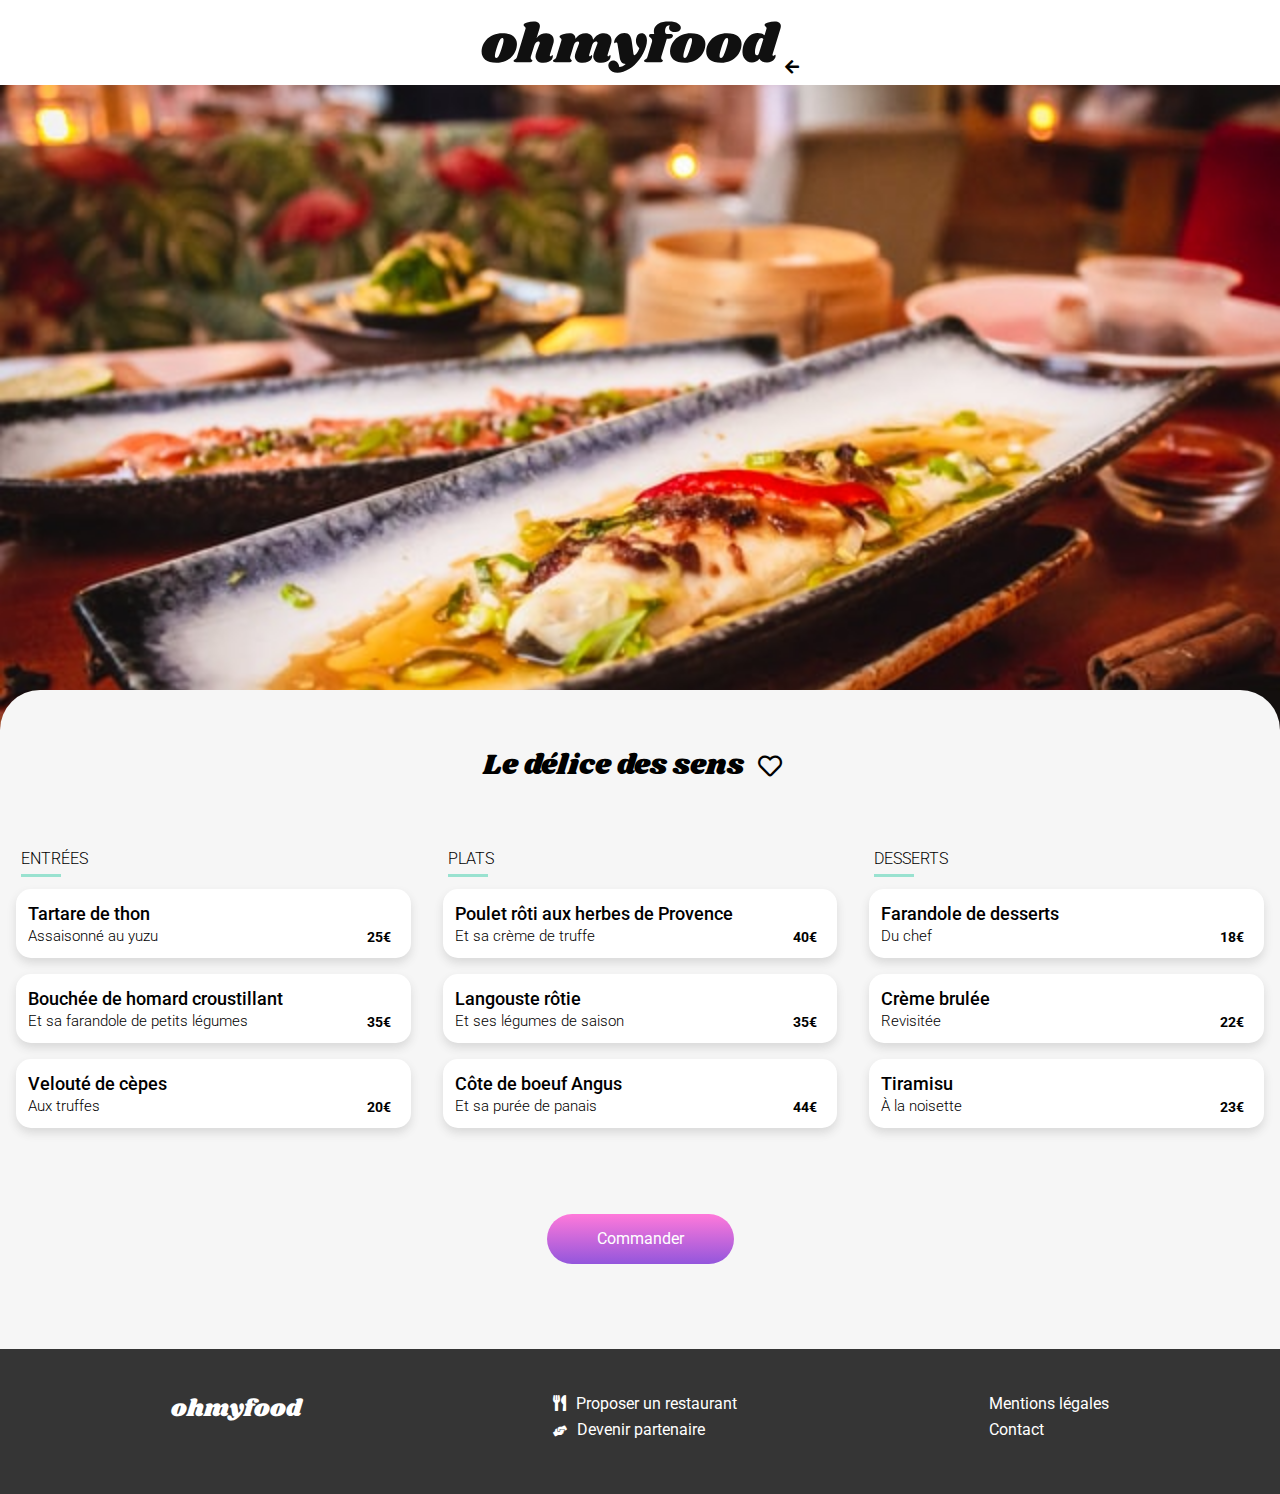
<file: pages/menu4.html>
<!DOCTYPE html>
<html lang='fr'>

<head>
    <meta charset='utf-8'>
    <meta name='viewport' content='width=device-width, initial-scale=1.0'>
    <meta http-equiv='X-UA-Compatible' content='ie=edge'>

    <!-- title website -->
    <title>Menu N°4, Restaurant "Le délice des sens"</title>

    <!-- description for browsers /google-->
    <meta name="description" content="Oh My Food ! Finis les temps d'attente au restaurant ! 
    Avec notre application, réservez dans un de nos restaurants gastronomiques, composez votre menus,
    et vos plats seront prêts à votre arrivée !">

    <!-- links for google fonts -->
    <link rel="stylesheet" href="https://fonts.googleapis.com/css2?family=Shrikhand&display=swap" />
    <link rel="stylesheet" href="https://fonts.googleapis.com/css2?family=Roboto:wght@100;300;400;500;700;900&display=swap" />
    <!-- link for font-awesome icons -->
    <link rel="stylesheet" href="https://cdnjs.cloudflare.com/ajax/libs/font-awesome/5.15.1/css/all.min.css" />
    <!-- link for favicon -->
    <link rel="icon" href="../img/logo/circle-favicon-32x32.png" type="image/png" sizes="32x32">

    <!-- link for main CSS -->
    <link rel="stylesheet" href="../css/main.css">
</head>

<body>
<!-- start page wraping "omf-menu 4" -->
    <div class="omf-menu 4">

        <!-- start header -->
        <header class="header">
            <!--link logo-->
            <a id="logo-title" href="#logo-title">
                <img class="header__brand-logo" src="../img/logo/ohmyfood@2x.svg" alt="logo ohmyfood">
            </a>
            <!-- arrow for comeback to homepage -->
            <a class="back-home" href="../index.html">
                <i class="fas fa-arrow-left"></i>
            </a>
        </header>
        <!-- end header -->

        <!-- start main part -->
        <main>

            <!-- banner with restaurant's image & h1 -->
            <section class="banner">
                <img class="banner__img" src="../img/restaurants/small/louis-hansel-shotsoflouis-qNBGVyOCY8Q-unsplash.jpg" alt="photo d'un plat">
                <div class="banner__heading">
                    <h1>Le délice des sens</h1>
                    <!--icon hearts for favorite-->
                    <button class="btn-favorite btn-favorite-menu" aria-label="select as favorite">
                        <i class="far fa-heart empty" aria-hidden="true"></i>
                        <i class="fas fa-heart full" aria-hidden="true"></i>
                    </button>
                </div>
            </section>
            <!-- End banner -->

            <!-- section restaurant's menu -->
            <div class="restaurant-menu">

                <!-- section menu's starter -->
                <section class="menu">
                    <!-- title starter -->
                    <h2>Entrées</h2>

                    <!-- Bloc for start 1-->
                    <div class="menu-list">
                        <div class="menu-list__item">
                            <h3>Tartare de thon</h3>
                            <p class="description">Assaisonné au yuzu</p>
                            <p class="price">25€</p>
                        </div>
                        <div class="icon">
                            <i class="fas fa-check-circle"></i>
                        </div>
                    </div>
                    <!-- Bloc for start 2-->
                    <div class="menu-list">
                        <div class="menu-list__item">
                            <h3>Bouchée de homard croustillant</h3>
                            <p class="description">Et sa farandole de petits légumes</p>
                            <p class="price">35€</p>
                        </div>
                        <div class="icon">
                            <i class="fas fa-check-circle"></i>
                        </div>
                    </div>
                    <!-- Bloc for start 3-->
                    <div class="menu-list">
                        <div class="menu-list__item">
                            <h3>Velouté de cèpes</h3>
                            <p class="description">Aux truffes</p>
                            <p class="price">20€</p>
                        </div>
                        <div class="icon">
                            <i class="fas fa-check-circle"></i>
                        </div>
                    </div>

                </section>
                <!-- end section starters -->
                
                <!-- section main-course -->
                <section class="menu">
                    <!-- title main course -->
                    <h2>Plats</h2>

                    <!-- Bloc for main course 1-->
                    <div class="menu-list">
                        <div class="menu-list__item">
                            <h3>Poulet rôti aux herbes de Provence</h3>
                            <p class="description">Et sa crème de truffe</p>
                            <p class="price">40€</p>
                        </div>
                        <div class="icon">
                            <i class="fas fa-check-circle"></i>
                        </div>
                    </div>
                    <!-- Bloc for main course 2-->
                    <div class="menu-list">
                        <div class="menu-list__item">
                            <h3>Langouste rôtie</h3>
                            <p class="description">Et ses légumes de saison</p>
                            <p class="price">35€</p>
                        </div>
                        <div class="icon">
                            <i class="fas fa-check-circle"></i>
                        </div>
                    </div>
                    <!-- Bloc for main course 3-->
                    <div class="menu-list">
                        <div class="menu-list__item">
                            <h3>Côte de boeuf Angus</h3>
                            <p class="description">Et sa purée de panais</p>
                            <p class="price">44€</p>
                        </div>
                        <div class="icon">
                            <i class="fas fa-check-circle"></i>
                        </div>
                    </div>

                </section>
                <!-- end section main course -->
                
                <!-- Section dessert -->
                <section class="menu">
                    <!-- title dessert -->
                    <h2>Desserts</h2>
                    
                    <!-- Bloc for dessert 1-->
                    <div class="menu-list">
                        <div class="menu-list__item">
                            <h3>Farandole de desserts</h3>
                            <p class="description">Du chef</p>
                            <p class="price">18€</p>
                        </div>
                        <div class="icon">
                            <i class="fas fa-check-circle"></i>
                        </div>
                    </div>
                    <!-- Bloc for dessert 2-->
                    <div class="menu-list">
                        <div class="menu-list__item">
                            <h3>Crème brulée</h3>
                            <p class="description">Revisitée</p>
                            <p class="price">22€</p>
                        </div>
                        <div class="icon">
                            <i class="fas fa-check-circle"></i>
                        </div>
                    </div>
                    <!-- Bloc for dessert 3-->
                    <div class="menu-list">
                        <div class="menu-list__item">
                            <h3>Tiramisu</h3>
                            <p class="description">À la noisette</p>
                            <p class="price">23€</p>
                        </div>
                        <div class="icon">
                            <i class="fas fa-check-circle"></i>
                        </div>
                    </div>

                </section>
                <!-- end section desserts -->
            
            </div>
            <!-- end section restaurant's menu -->

            <!-- button order -->
            <div class="order">
                <form method="POST" action="traitement-commande.php">
                    <button class="order__button" type="submit">Commander</button>
                </form>
            </div>
            <!-- end button order -->

        </main>
        <!-- end main part -->

        <!-- start footer -->
        <footer>
            <!--Nav-footer-->
            <nav class="footer-nav">
            <!-- logo-title -->
                <div class="footer-nav__logo">
                    <a href="#logo-title">ohmyfood</a>
                </div>
                <ul class="footer-nav__links proposal">
                    <li class="footer-nav__links__item suggestion"><a href="#"><i class="fas fa-utensils"></i>Proposer un
                        restaurant</a></li>
                    <li class="footer-nav__links__item Partnership"><a href="#"><i class="fas fa-hands-helping"></i>Devenir
                        partenaire</a></li>
                </ul>
                <ul class="footer-nav__links useful">
                    <li class="footer-nav__links__item legal-notices"><a href="#">Mentions légales</a></li>
                    <li class="footer-nav__links__item contact"><a href="mailto:contact@ohmyfood.com">Contact</a></li>
                </ul>
            </nav>
        </footer>
        <!-- end footer -->

    </div>
    <!-- end page wraping "omf-menu 4" -->

</body>
</html>
</file>
<file: css/main.css>
.bloc-list, .instructions__list {
  display: -webkit-box;
  display: -ms-flexbox;
  display: flex;
  -webkit-box-orient: vertical;
  -webkit-box-direction: normal;
      -ms-flex-direction: column;
          flex-direction: column;
  -ms-flex-wrap: wrap;
      flex-wrap: wrap;
  padding: 10px 0 20px 10px;
}

.bloc-list-item, .instructions__list li {
  margin-left: auto;
  margin-right: auto;
  border: 1px solid #F6F6F6;
  -webkit-box-shadow: #d9d9d9 0px 5px 10px 0px;
          box-shadow: #d9d9d9 0px 5px 10px 0px;
  -webkit-box-align: center;
      -ms-flex-align: center;
          align-items: center;
  border-radius: 20px;
  display: -webkit-box;
  display: -ms-flexbox;
  display: flex;
  font-size: 1rem;
  height: 73px;
  margin-bottom: 20px;
  max-width: 400px;
  padding-bottom: 0;
  position: relative;
  width: 100%;
}

.omf-homepage {
  z-index: -1;
}

.container {
  position: fixed;
  display: -webkit-box;
  display: -ms-flexbox;
  display: flex;
  -webkit-box-align: center;
      -ms-flex-align: center;
          align-items: center;
  -webkit-box-pack: center;
      -ms-flex-pack: center;
          justify-content: center;
  width: 100%;
  height: 100%;
  cursor: initial;
  opacity: 1;
  -webkit-animation: bg-loader 3s both;
          animation: bg-loader 3s both;
  background-color: #FFFFFF;
}

.container .loader__letter {
  color: #000000;
  font-size: 2rem;
  font-family: 'Shrikhand', cursive;
  letter-spacing: 10px;
  margin-bottom: 150px;
  -webkit-animation: wave 1200ms ease 0s;
          animation: wave 1200ms ease 0s;
  opacity: 1;
  z-index: 99;
}

.container .loader__letter:nth-child(1) {
  -webkit-animation-delay: 100ms;
          animation-delay: 100ms;
}

.container .loader__letter:nth-child(2) {
  -webkit-animation-delay: 300ms;
          animation-delay: 300ms;
}

.container .loader__letter:nth-child(3) {
  -webkit-animation-delay: 500ms;
          animation-delay: 500ms;
}

.container .loader__letter:nth-child(4) {
  -webkit-animation-delay: 700ms;
          animation-delay: 700ms;
}

.container .loader__letter:nth-child(5) {
  -webkit-animation-delay: 900ms;
          animation-delay: 900ms;
}

.container .loader__letter:nth-child(6) {
  -webkit-animation-delay: 1100ms;
          animation-delay: 1100ms;
}

.container .loader__letter:nth-child(7) {
  -webkit-animation-delay: 1300ms;
          animation-delay: 1300ms;
}

.container .loader__letter:nth-child(8) {
  -webkit-animation-delay: 1500ms;
          animation-delay: 1500ms;
}

@-webkit-keyframes bg-loader {
  0% {
    opacity: 1;
    z-index: 99;
  }
  99% {
    opacity: 1;
    z-index: 99;
  }
  100% {
    opacity: 0;
    z-index: -99;
  }
}

@keyframes bg-loader {
  0% {
    opacity: 1;
    z-index: 99;
  }
  99% {
    opacity: 1;
    z-index: 99;
  }
  100% {
    opacity: 0;
    z-index: -99;
  }
}

@-webkit-keyframes wave {
  0% {
    cursor: wait;
    background-color: rgba(255, 255, 255, 0.9);
    color: #000000;
    text-shadow: 0 0 7px #d9d9d9;
    opacity: 1;
  }
  90% {
    background-color: rgba(255, 255, 255, 0.9);
    color: #000000;
    text-shadow: none;
    opacity: 0;
    cursor: wait;
  }
  100% {
    color: transparent;
    text-shadow: 0 0 7px #d9d9d9;
    z-index: -99;
    opacity: 0;
  }
}

@keyframes wave {
  0% {
    cursor: wait;
    background-color: rgba(255, 255, 255, 0.9);
    color: #000000;
    text-shadow: 0 0 7px #d9d9d9;
    opacity: 1;
  }
  90% {
    background-color: rgba(255, 255, 255, 0.9);
    color: #000000;
    text-shadow: none;
    opacity: 0;
    cursor: wait;
  }
  100% {
    color: transparent;
    text-shadow: 0 0 7px #d9d9d9;
    z-index: -99;
    opacity: 0;
  }
}

.fas.fa-heart.full {
  -webkit-transform: scale(0);
          transform: scale(0);
  -webkit-transition: 350ms ease-in-out;
  transition: 350ms ease-in-out;
}

.fas.fa-heart.full::before {
  background: -webkit-gradient(linear, left top, left bottom, from(#FF79DA), to(#9356DC));
  background: linear-gradient(#FF79DA, #9356DC);
  -webkit-background-clip: text;
  -webkit-text-fill-color: transparent;
}

.btn-favorite:hover .far.fa-heart.empty {
  background: -webkit-gradient(linear, left top, left bottom, from(#FF79DA), to(#9356DC));
  background: linear-gradient(#FF79DA, #9356DC);
  -webkit-background-clip: text;
  -webkit-text-fill-color: transparent;
}

.btn-favorite:hover .fas.fa-heart.full {
  background: -webkit-gradient(linear, left top, left bottom, from(#FF79DA), to(#9356DC));
  background: linear-gradient(#FF79DA, #9356DC);
  -webkit-background-clip: text;
  -webkit-text-fill-color: transparent;
  -webkit-transform: scale(1);
          transform: scale(1);
}

.menu.starters {
  -webkit-animation: slide-up 1200ms ease-in-out;
          animation: slide-up 1200ms ease-in-out;
}

.menu.main-courses {
  -webkit-animation: slide-up 1500ms ease-in-out;
          animation: slide-up 1500ms ease-in-out;
}

.menu.desserts {
  -webkit-animation: slide-up 1800ms ease-in-out;
          animation: slide-up 1800ms ease-in-out;
}

@-webkit-keyframes slide-up {
  0% {
    -webkit-transform: translateY(100px);
            transform: translateY(100px);
    opacity: 0;
  }
  60% {
    opacity: 0;
  }
  100% {
    -webkit-transform: translateY(0);
            transform: translateY(0);
    opacity: 1;
  }
}

@keyframes slide-up {
  0% {
    -webkit-transform: translateY(100px);
            transform: translateY(100px);
    opacity: 0;
  }
  60% {
    opacity: 0;
  }
  100% {
    -webkit-transform: translateY(0);
            transform: translateY(0);
    opacity: 1;
  }
}

.menu-list:hover {
  -webkit-transform: translate(0px);
          transform: translate(0px);
}

.menu-list:hover h3, .menu-list:hover .description {
  white-space: nowrap;
  overflow: hidden;
  text-overflow: ellipsis;
}

.menu-list:hover .icon {
  width: 75px;
  -webkit-transition: 350ms ease-in-out;
  transition: 350ms ease-in-out;
}

.menu-list:hover .icon .fas.fa-check-circle {
  -webkit-transition: 350ms ease-in-out;
  transition: 350ms ease-in-out;
  opacity: 1;
  -webkit-transform: rotate(-360deg);
          transform: rotate(-360deg);
}

/*! normalize.css v8.0.1 | MIT License | github.com/necolas/normalize.css */
/* Document
   ========================================================================== */
/**
 * 1. Correct the line height in all browsers.
 * 2. Prevent adjustments of font size after orientation changes in iOS.
 */
html {
  line-height: 1.15;
  /* 1 */
  -webkit-text-size-adjust: 100%;
  /* 2 */
}

/* Sections
     ========================================================================== */
/**
   * Remove the margin in all browsers.
   */
body {
  margin: 0;
}

/**
   * Render the `main` element consistently in IE.
   */
main {
  display: block;
}

/**
   * Correct the font size and margin on `h1` elements within `section` and
   * `article` contexts in Chrome, Firefox, and Safari.
   */
h1 {
  font-size: 2em;
  margin: 0.67em 0;
}

/* Grouping content
     ========================================================================== */
/**
   * 1. Add the correct box sizing in Firefox.
   * 2. Show the overflow in Edge and IE.
   */
hr {
  -webkit-box-sizing: content-box;
          box-sizing: content-box;
  /* 1 */
  height: 0;
  /* 1 */
  overflow: visible;
  /* 2 */
}

/**
   * 1. Correct the inheritance and scaling of font size in all browsers.
   * 2. Correct the odd `em` font sizing in all browsers.
   */
pre {
  font-family: monospace, monospace;
  /* 1 */
  font-size: 1em;
  /* 2 */
}

/* Text-level semantics
     ========================================================================== */
/**
   * Remove the gray background on active links in IE 10.
   */
a {
  background-color: transparent;
}

/**
   * 1. Remove the bottom border in Chrome 57-
   * 2. Add the correct text decoration in Chrome, Edge, IE, Opera, and Safari.
   */
abbr[title] {
  border-bottom: none;
  /* 1 */
  text-decoration: underline;
  /* 2 */
  -webkit-text-decoration: underline dotted;
          text-decoration: underline dotted;
  /* 2 */
}

/**
   * Add the correct font weight in Chrome, Edge, and Safari.
   */
b,
strong {
  font-weight: bolder;
}

/**
   * 1. Correct the inheritance and scaling of font size in all browsers.
   * 2. Correct the odd `em` font sizing in all browsers.
   */
code,
kbd,
samp {
  font-family: monospace, monospace;
  /* 1 */
  font-size: 1em;
  /* 2 */
}

/**
   * Add the correct font size in all browsers.
   */
small {
  font-size: 80%;
}

/**
   * Prevent `sub` and `sup` elements from affecting the line height in
   * all browsers.
   */
sub,
sup {
  font-size: 75%;
  line-height: 0;
  position: relative;
  vertical-align: baseline;
}

sub {
  bottom: -0.25em;
}

sup {
  top: -0.5em;
}

/* Embedded content
     ========================================================================== */
/**
   * Remove the border on images inside links in IE 10.
   */
img {
  border-style: none;
}

/* Forms
     ========================================================================== */
/**
   * 1. Change the font styles in all browsers.
   * 2. Remove the margin in Firefox and Safari.
   */
button,
input,
optgroup,
select,
textarea {
  font-family: inherit;
  /* 1 */
  font-size: 100%;
  /* 1 */
  line-height: 1.15;
  /* 1 */
  margin: 0;
  /* 2 */
}

/**
   * Show the overflow in IE.
   * 1. Show the overflow in Edge.
   */
button,
input {
  /* 1 */
  overflow: visible;
}

/**
   * Remove the inheritance of text transform in Edge, Firefox, and IE.
   * 1. Remove the inheritance of text transform in Firefox.
   */
button,
select {
  /* 1 */
  text-transform: none;
}

/**
   * Correct the inability to style clickable types in iOS and Safari.
   */
button,
[type="button"],
[type="reset"],
[type="submit"] {
  -webkit-appearance: button;
}

/**
   * Remove the inner border and padding in Firefox.
   */
button::-moz-focus-inner,
[type="button"]::-moz-focus-inner,
[type="reset"]::-moz-focus-inner,
[type="submit"]::-moz-focus-inner {
  border-style: none;
  padding: 0;
}

/**
   * Restore the focus styles unset by the previous rule.
   */
button:-moz-focusring,
[type="button"]:-moz-focusring,
[type="reset"]:-moz-focusring,
[type="submit"]:-moz-focusring {
  outline: 1px dotted ButtonText;
}

/**
   * Correct the padding in Firefox.
   */
fieldset {
  padding: 0.35em 0.75em 0.625em;
}

/**
   * 1. Correct the text wrapping in Edge and IE.
   * 2. Correct the color inheritance from `fieldset` elements in IE.
   * 3. Remove the padding so developers are not caught out when they zero out
   *    `fieldset` elements in all browsers.
   */
legend {
  -webkit-box-sizing: border-box;
          box-sizing: border-box;
  /* 1 */
  color: inherit;
  /* 2 */
  display: table;
  /* 1 */
  max-width: 100%;
  /* 1 */
  padding: 0;
  /* 3 */
  white-space: normal;
  /* 1 */
}

/**
   * Add the correct vertical alignment in Chrome, Firefox, and Opera.
   */
progress {
  vertical-align: baseline;
}

/**
   * Remove the default vertical scrollbar in IE 10+.
   */
textarea {
  overflow: auto;
}

/**
   * 1. Add the correct box sizing in IE 10.
   * 2. Remove the padding in IE 10.
   */
[type="checkbox"],
[type="radio"] {
  -webkit-box-sizing: border-box;
          box-sizing: border-box;
  /* 1 */
  padding: 0;
  /* 2 */
}

/**
   * Correct the cursor style of increment and decrement buttons in Chrome.
   */
[type="number"]::-webkit-inner-spin-button,
[type="number"]::-webkit-outer-spin-button {
  height: auto;
}

/**
   * 1. Correct the odd appearance in Chrome and Safari.
   * 2. Correct the outline style in Safari.
   */
[type="search"] {
  -webkit-appearance: textfield;
  /* 1 */
  outline-offset: -2px;
  /* 2 */
}

/**
   * Remove the inner padding in Chrome and Safari on macOS.
   */
[type="search"]::-webkit-search-decoration {
  -webkit-appearance: none;
}

/**
   * 1. Correct the inability to style clickable types in iOS and Safari.
   * 2. Change font properties to `inherit` in Safari.
   */
::-webkit-file-upload-button {
  -webkit-appearance: button;
  /* 1 */
  font: inherit;
  /* 2 */
}

/* Interactive
     ========================================================================== */
/*
   * Add the correct display in Edge, IE 10+, and Firefox.
   */
details {
  display: block;
}

/*
   * Add the correct display in all browsers.
   */
summary {
  display: list-item;
}

/* Misc
     ========================================================================== */
/**
   * Add the correct display in IE 10+.
   */
template {
  display: none;
}

/**
   * Add the correct display in IE 10.
   */
[hidden] {
  display: none;
}

/*
BASE
*/
body {
  margin: 0;
  padding: 0;
  font-family: "Roboto", sans-serif;
}

*, ::before, ::after {
  -webkit-box-sizing: border-box;
          box-sizing: border-box;
  outline: none;
}

a {
  text-decoration: none;
  padding: 0;
  color: #000000;
}

form {
  text-align: center;
}

form .order__button {
  border: none;
  border-radius: 25px;
  padding: 16px;
  color: #FFFFFF;
  font-size: 1rem;
  margin-top: 15px;
  margin-bottom: 30px;
  background: -webkit-gradient(linear, left top, left bottom, from(#FF79DA), to(#9356DC));
  background: linear-gradient(#FF79DA, #9356DC);
  cursor: pointer;
  width: 187px;
  margin-top: 8px;
  -webkit-transition-duration: 200ms;
          transition-duration: 200ms;
}

form .order__button:hover {
  -webkit-filter: brightness(115%);
          filter: brightness(115%);
  -webkit-box-shadow: 0px 5px 5px 0px #a6a6a6;
          box-shadow: 0px 5px 5px 0px #a6a6a6;
}

.btn-favorite {
  background: transparent;
  border: 1px solid transparent;
  width: 54px;
  height: 54px;
  display: -webkit-box;
  display: -ms-flexbox;
  display: flex;
  -webkit-box-align: center;
      -ms-flex-align: center;
          align-items: center;
  -webkit-box-pack: center;
      -ms-flex-pack: center;
          justify-content: center;
  cursor: pointer;
  padding: 0;
}

.btn-favorite-resto {
  position: absolute;
  right: 10px;
  bottom: 20px;
}

.btn-favorite-menu {
  position: absolute;
  right: 10px;
  top: 20px;
}

@media only screen and (min-width: 600px) {
  .btn-favorite-menu {
    position: relative;
    top: 0px;
    right: 0px;
  }
}

.btn.back-home {
  background: transparent;
  border: 1px solid transparent;
  width: 54px;
  height: 54px;
  display: -webkit-box;
  display: -ms-flexbox;
  display: flex;
  -webkit-box-align: center;
      -ms-flex-align: center;
          align-items: center;
  -webkit-box-pack: center;
      -ms-flex-pack: center;
          justify-content: center;
  cursor: pointer;
  padding: 0;
  position: absolute;
  left: 6px;
  top: 6px;
}

.btn.back-home .fa-arrow-left {
  position: absolute;
  display: -webkit-box;
  display: -ms-flexbox;
  display: flex;
  -webkit-box-align: center;
      -ms-flex-align: center;
          align-items: center;
  -webkit-box-pack: center;
      -ms-flex-pack: center;
          justify-content: center;
  font-size: 1.3rem;
}

@media only screen and (min-width: 600px) {
  .btn.back-home .fa-arrow-left {
    font-size: 2rem;
  }
}

.menu-list .icon {
  background-color: #99E2D0;
  border-radius: 0 15px 15px 0;
  display: -webkit-box;
  display: -ms-flexbox;
  display: flex;
  -webkit-box-align: center;
      -ms-flex-align: center;
          align-items: center;
  -webkit-box-pack: center;
      -ms-flex-pack: center;
          justify-content: center;
  -webkit-transition: 500ms;
  transition: 500ms;
  width: 0px;
}

.menu-list .icon .fas.fa-check-circle {
  opacity: 0;
  color: #FFFFFF;
  font-size: 1.3rem;
  -webkit-transform: rotate(0deg);
          transform: rotate(0deg);
  -webkit-transition: 600ms;
  transition: 600ms;
}

.menu-list .icon .fas.fa-check-circle::before {
  content: "\f058";
}

.fa-heart {
  display: -webkit-box;
  display: -ms-flexbox;
  display: flex;
  -webkit-box-align: center;
      -ms-flex-align: center;
          align-items: center;
  -webkit-box-pack: center;
      -ms-flex-pack: center;
          justify-content: center;
  position: absolute;
  top: 0px;
  right: 0px;
  font-size: 1.5rem;
  width: inherit;
  height: inherit;
}

.fas.fa-heart.full {
  background: -webkit-gradient(linear, left top, left bottom, from(#FF79DA), to(#9356DC));
  background: linear-gradient(#FF79DA, #9356DC);
  -webkit-transform: scale(0);
          transform: scale(0);
  -webkit-transition: 350ms ease-in-out;
  transition: 350ms ease-in-out;
  -webkit-background-clip: text;
  -webkit-text-fill-color: transparent;
}

.fas.fa-heart.full::before {
  background: -webkit-gradient(linear, left top, left bottom, from(#FF79DA), to(#9356DC));
  background: linear-gradient(#FF79DA, #9356DC);
  -webkit-background-clip: text;
  -webkit-text-fill-color: transparent;
}

.search {
  text-align: center;
  background-color: #EAEAEA;
  padding: 15px;
}

.search__icon {
  padding-left: 60px;
}

.search__input {
  margin: 0px;
  padding-left: 10px;
  border: none;
  background-color: #EAEAEA;
}

.search__input::-webkit-input-placeholder {
  outline: none;
  color: #000000;
  font-size: 1rem;
}

.search__input:-ms-input-placeholder {
  outline: none;
  color: #000000;
  font-size: 1rem;
}

.search__input::-ms-input-placeholder {
  outline: none;
  color: #000000;
  font-size: 1rem;
}

.search__input::placeholder {
  outline: none;
  color: #000000;
  font-size: 1rem;
}

.jumbotron {
  padding: 1.7rem 1.3rem;
  text-align: center;
  background-color: #F6F6F6;
}

.jumbotron__heading {
  font-size: 1.5rem;
  padding: 0 2rem;
}

.jumbotron__paragraph {
  font-weight: lighter;
  font-size: 1.1rem;
}

.jumbotron__button {
  border: none;
  border-radius: 25px;
  padding: 16px;
  color: #FFFFFF;
  font-size: 1rem;
  margin-top: 15px;
  margin-bottom: 30px;
  background: -webkit-gradient(linear, left top, left bottom, from(#FF79DA), to(#9356DC));
  background: linear-gradient(#FF79DA, #9356DC);
  cursor: pointer;
  width: 220px;
}

.jumbotron__button:hover {
  -webkit-filter: brightness(115%);
          filter: brightness(115%);
  -webkit-box-shadow: 0px 5px 5px 0px #a6a6a6;
          box-shadow: 0px 5px 5px 0px #a6a6a6;
}

section.instructions {
  padding: 1.7rem 1.3rem;
}

@media only screen and (min-width: 768px) {
  section.instructions {
    display: -webkit-box;
    display: -ms-flexbox;
    display: flex;
    -webkit-box-orient: vertical;
    -webkit-box-direction: normal;
        -ms-flex-direction: column;
            flex-direction: column;
    width: 100%;
    max-width: 1175px;
    padding: 1.3rem 0;
  }
}

@media only screen and (min-width: 600px) {
  .instructions__heading {
    text-align: center;
  }
}

@media only screen and (min-width: 768px) {
  .instructions__heading {
    margin: 2rem auto;
  }
}

.instructions__list {
  position: relative;
  margin: 0;
}

@media only screen and (min-width: 1024px) {
  .instructions__list {
    -webkit-box-orient: horizontal;
    -webkit-box-direction: normal;
        -ms-flex-direction: row;
            flex-direction: row;
    -ms-flex-pack: distribute;
        justify-content: space-around;
  }
}

.instructions__list li {
  background-color: #F6F6F6;
  padding-left: 5px;
}

@media only screen and (min-width: 768px) {
  .instructions__list li {
    width: 100%;
  }
}

@media only screen and (min-width: 1024px) {
  .instructions__list li {
    max-width: 300px;
  }
}

.instructions__list li:hover {
  background-color: rgba(146, 86, 220, 0.12);
}

.instructions__list li:hover .fas {
  color: #9356DC;
}

.instructions__list li span {
  position: absolute;
  left: -12PX;
  border-radius: 50%;
  border: 1px solid #9356DC;
  padding: 5px 8px;
  background-color: #9356DC;
  font-size: 0.8rem;
  color: #FFFFFF;
}

.instructions__list li i {
  margin: 0 1.5rem 0 .7rem;
  color: #7e7e7e;
  font-size: 1.2rem;
  padding-left: 20px;
}

.restaurants__bloc__card {
  width: auto;
  height: 250px;
  max-width: 500px;
  max-height: 300px;
  background: white;
  border-radius: 1rem;
  overflow: hidden;
  position: relative;
  margin-bottom: 1.1rem;
  -webkit-box-shadow: #d9d9d9 0px 5px 10px 0px;
          box-shadow: #d9d9d9 0px 5px 10px 0px;
  margin-left: auto;
  margin-right: auto;
}

@media only screen and (min-width: 600px) {
  .restaurants__bloc__card {
    margin: 2rem auto;
  }
}

@media only screen and (min-width: 768px) {
  .restaurants__bloc__card {
    width: 45%;
    max-width: 500px;
    margin: 1rem auto;
  }
}

@media only screen and (min-width: 1024px) {
  .restaurants__bloc__card {
    margin: 2rem 1.5rem;
    max-width: 500px;
    height: 300px;
  }
}

.restaurants__bloc__card img {
  width: 100%;
  height: 170px;
  -o-object-fit: cover;
     object-fit: cover;
  max-width: 100%;
  -o-object-position: bottom;
     object-position: bottom;
  z-index: 1;
}

@media only screen and (min-width: 600px) {
  .restaurants__bloc__card img {
    -o-object-position: center 60%;
       object-position: center 60%;
  }
}

@media only screen and (min-width: 1024px) {
  .restaurants__bloc__card img {
    height: 220px;
  }
}

.restaurants__bloc__card img.img-2 {
  -o-object-position: center 60%;
     object-position: center 60%;
}

.restaurants__bloc__card span.new {
  position: absolute;
  z-index: 2;
  border: 1px solid #99E2D0;
  background-color: #99E2D0;
  top: 16px;
  right: 16px;
  padding: 5px 10px;
  border-radius: 2px;
  font-size: 0.85rem;
  font-weight: 500;
  color: #2c9c81;
}

.restaurants__bloc__card__description {
  padding: 13px 0 0 12px;
  border-radius: 20px;
}

.restaurants__bloc__card__description h3 {
  margin: 0px;
  padding-bottom: 4px;
}

.restaurants__bloc__card__description p {
  margin: 0;
  font-weight: 300;
  font-size: 1.05rem;
}

.banner {
  background-color: #F6F6F6;
  width: 100%;
  height: 300px;
  position: relative;
}

@media only screen and (min-width: 600px) {
  .banner {
    height: 415px;
  }
}

@media only screen and (min-width: 768px) {
  .banner {
    height: 490px;
  }
}

@media only screen and (min-width: 1024px) {
  .banner {
    height: 720px;
    max-width: none;
  }
}

.banner__img {
  width: 100%;
  height: 275px;
  -o-object-fit: cover;
     object-fit: cover;
}

@media only screen and (min-width: 600px) {
  .banner__img {
    height: 400px;
  }
}

@media only screen and (min-width: 768px) {
  .banner__img {
    height: 480px;
  }
}

@media only screen and (min-width: 1024px) {
  .banner__img {
    height: 680px;
    width: 100%;
  }
}

.banner__heading {
  width: 100%;
  position: absolute;
  bottom: 0;
  margin: 0;
  padding: 35px 20px 12px;
  background-color: #F6F6F6;
  border-radius: 40px 40px 0 0;
  margin-left: auto;
  margin-right: auto;
  display: -webkit-box;
  display: -ms-flexbox;
  display: flex;
  -webkit-box-pack: justify;
      -ms-flex-pack: justify;
          justify-content: space-between;
  -webkit-box-align: center;
      -ms-flex-align: center;
          align-items: center;
}

@media only screen and (min-width: 600px) {
  .banner__heading {
    display: -webkit-box;
    display: -ms-flexbox;
    display: flex;
    -webkit-box-pack: center;
        -ms-flex-pack: center;
            justify-content: center;
    padding: 2rem 3rem 0.8rem;
  }
}

@media only screen and (min-width: 1024px) {
  .banner__heading {
    margin-left: auto;
    margin-right: auto;
    padding: 3rem 3rem 0.8rem;
  }
}

.banner h1 {
  font-family: "Shrikhand", cursive;
  font-size: 1.8rem;
  font-weight: normal;
  margin: 0;
  position: relative;
  max-width: 90%;
}

@media only screen and (min-width: 600px) {
  .banner h1 {
    display: -webkit-box;
    display: -ms-flexbox;
    display: flex;
    -webkit-box-align: center;
        -ms-flex-align: center;
            align-items: center;
    -webkit-box-pack: center;
        -ms-flex-pack: center;
            justify-content: center;
  }
}

.menu-list {
  width: 100%;
  max-width: 500px;
  display: -webkit-box;
  display: -ms-flexbox;
  display: flex;
  background: #FFFFFF;
  border-radius: 15px;
  -webkit-box-shadow: #d9d9d9 0px 5px 10px 0px;
          box-shadow: #d9d9d9 0px 5px 10px 0px;
  margin: 1rem auto;
  overflow: hidden;
  margin-left: auto;
  margin-right: auto;
}

@media only screen and (min-width: 768px) {
  .menu-list {
    max-width: 600px;
  }
}

@media only screen and (min-width: 1024px) {
  .menu-list {
    max-width: 500px;
  }
}

.menu-list__item {
  position: relative;
  width: 100%;
  padding: 12px;
  overflow: hidden;
}

.menu-list__item h3 {
  width: 83%;
  font-weight: 500;
  font-size: 1.15rem;
  margin: 0;
  line-height: 25px;
}

.menu-list__item .description {
  font-size: 0.95rem;
  width: 83%;
  margin: 0;
  line-height: 20px;
  font-weight: 300;
}

.menu-list__item .price {
  position: absolute;
  right: 20px;
  bottom: 10px;
  font-size: 0.9rem;
  font-weight: 700;
  line-height: 20px;
  margin: 0;
}

/*
header omf homepage
-> add relative position & box-shadow
-> hidden the arrow for back homepage
*/
.omf-homepage header {
  position: relative;
  -webkit-box-shadow: #CFCFCF 0px 3px 5px 0px;
          box-shadow: #CFCFCF 0px 3px 5px 0px;
}

.omf-homepage header .btn.back-home {
  display: none;
}

header {
  padding: 1.3rem 1.3rem;
  padding-bottom: 8px;
  text-align: center;
}

header img.header__brand-logo {
  width: 50%;
  max-width: 300px;
  position: relative;
}

@media only screen and (min-width: 768px) {
  .omf-homepage, main, form {
    margin: auto;
  }
}

@media only screen and (min-width: 768px) {
  section {
    margin: auto;
  }
}

.omf-menu main {
  background-color: #F6F6F6;
}

@media only screen and (min-width: 1024px) {
  .restaurant-menu {
    display: -webkit-box;
    display: -ms-flexbox;
    display: flex;
    margin: 1rem auto;
    max-width: 1440px;
  }
}

.order {
  padding: 30px;
  padding-bottom: 55px;
  margin-left: auto;
  margin-right: auto;
}

footer {
  background-color: #353535;
}

@media only screen and (min-width: 768px) {
  footer {
    width: 100%;
    padding: 1.3rem 1.3rem;
  }
}

.footer-nav {
  padding: 25px;
}

@media only screen and (min-width: 768px) {
  .footer-nav {
    display: -webkit-box;
    display: -ms-flexbox;
    display: flex;
    -ms-flex-pack: distribute;
        justify-content: space-around;
    max-width: 1440px;
    margin: auto;
  }
}

.footer-nav__logo {
  padding-top: 0px;
  padding-bottom: 20px;
}

.footer-nav__logo a {
  font-size: 1.1rem;
  color: #FFFFFF;
  font-family: "Shrikhand", cursive;
}

@media only screen and (min-width: 768px) {
  .footer-nav__logo a {
    font-size: 1.5rem;
  }
}

.footer-nav__links {
  padding-left: 0;
  list-style-type: none;
  margin: 0;
  margin-bottom: 0;
}

.footer-nav__links i {
  padding-right: 10px;
}

.footer-nav__links i.fa-hands-helping {
  font-size: 0.7rem;
}

.footer-nav__links__item {
  padding-bottom: 8px;
  font-size: 1rem;
}

.footer-nav__links__item a {
  color: #FFFFFF;
}

.restaurants {
  padding: 1.7rem 1.3rem;
  background-color: #F6F6F6;
}

@media only screen and (min-width: 768px) {
  .restaurants {
    display: -webkit-box;
    display: -ms-flexbox;
    display: flex;
    -webkit-box-orient: vertical;
    -webkit-box-direction: normal;
        -ms-flex-direction: column;
            flex-direction: column;
    padding: 1.3rem 0;
  }
}

.restaurants__heading {
  width: 100%;
  margin-top: 30px;
}

@media only screen and (min-width: 600px) {
  .restaurants__heading {
    text-align: center;
    margin: 2rem 0 auto;
  }
}

.restaurants__bloc {
  padding-bottom: 20px;
  margin-left: auto;
  margin-right: auto;
}

@media only screen and (min-width: 768px) {
  .restaurants__bloc {
    display: -webkit-box;
    display: -ms-flexbox;
    display: flex;
    -ms-flex-wrap: wrap;
        flex-wrap: wrap;
    -webkit-box-pack: center;
        -ms-flex-pack: center;
            justify-content: center;
    margin: 1.5rem auto;
    padding-bottom: 10px;
  }
}

@media only screen and (min-width: 1024px) {
  .restaurants__bloc {
    max-width: 1440px;
    margin-left: auto;
    margin-right: auto;
  }
}

.menu {
  padding: 10px 13px 0 13px;
}

@media only screen and (min-width: 600px) {
  .menu {
    margin-left: auto;
    margin-right: auto;
    margin: 1rem auto;
    padding: 0;
  }
}

@media only screen and (min-width: 1024px) {
  .menu {
    margin: 1rem 1rem;
    width: 100%;
  }
}

.menu h2 {
  position: relative;
  text-transform: uppercase;
  font-weight: 300;
  font-size: 1rem;
  margin-bottom: 20px;
  padding-left: 5px;
}

@media only screen and (min-width: 600px) {
  .menu h2 {
    max-width: 500px;
    margin-left: auto;
    margin-right: auto;
  }
}

@media only screen and (min-width: 768px) {
  .menu h2 {
    max-width: 600px;
  }
}

.menu h2::before {
  content: "";
  position: absolute;
  bottom: -8px;
  width: 40px;
  height: 3px;
  background: #99E2D0;
}
/*# sourceMappingURL=main.css.map */
</file>
